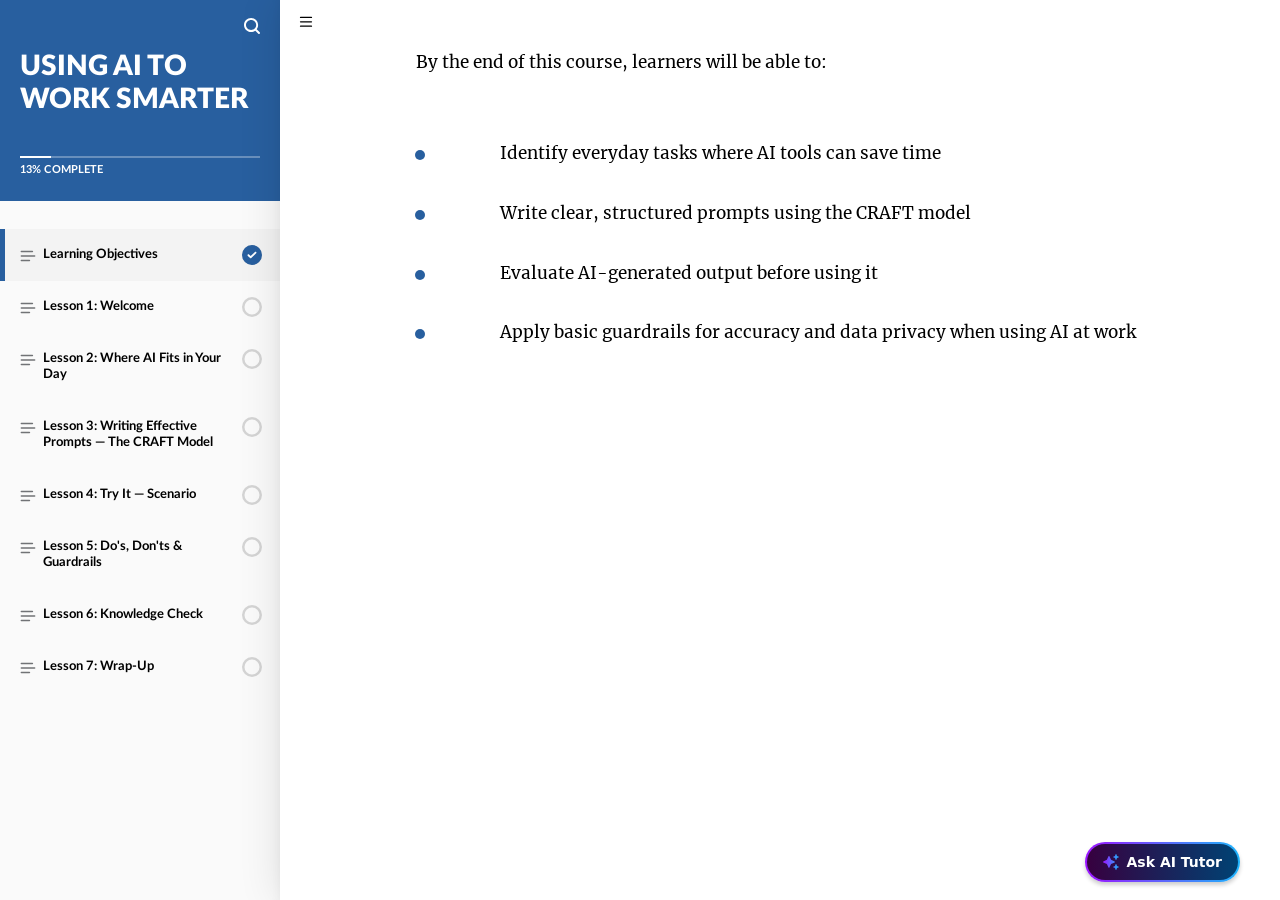
<file: using-ai-to-work-smarter/content/index.html>
<!doctype html>
<!-- 
course package version: 3uwLL5qP
rise_frontend sha: df2abf55fe4659b52f4cf7635ea834ea47a02859
ai_scenario sha: a8c7d7f5b1663f24d0ebc33135b202fd719b6c5d
learn_distribution_frontend sha: be6f840c1a09e2c6d7c7950dd72db652c849d0fe
mondrian sha: 81dd3b9ca0dfb1caf9a550dd789f1479bf3b1762
sandbox sha: 42753f3391b109fa3788c525c22880445ab48325
 -->
<html lang="en">
  <head>
    <meta charset="utf-8">
    <meta name="viewport" content="width=device-width,initial-scale=1">
    <title>USING AI TO WORK SMARTER</title>
    
    <script type="application/json" id="__CONFIG__">
      {"remoteManifest":{"ai_scenario":{".js":["ai-scenario/entry.js"]},"learn_distribution_frontend":{".js":["learn_dist/entry.js"]},"mondrian":{".js":["mondrian/entry.js"]}},"assetTargetPrefixes":{"media":"assets","font":"lib/fonts"},"loadOnlyInLms":false}
    </script>
    
    <script src="lib/dist/c7ae2a54.js"></script>
  </head>
  <body>
    <div id="app"></div>
    
      <script src="lib/rise/908f9d84.js"></script>
    
  </body>
</html>
</file>
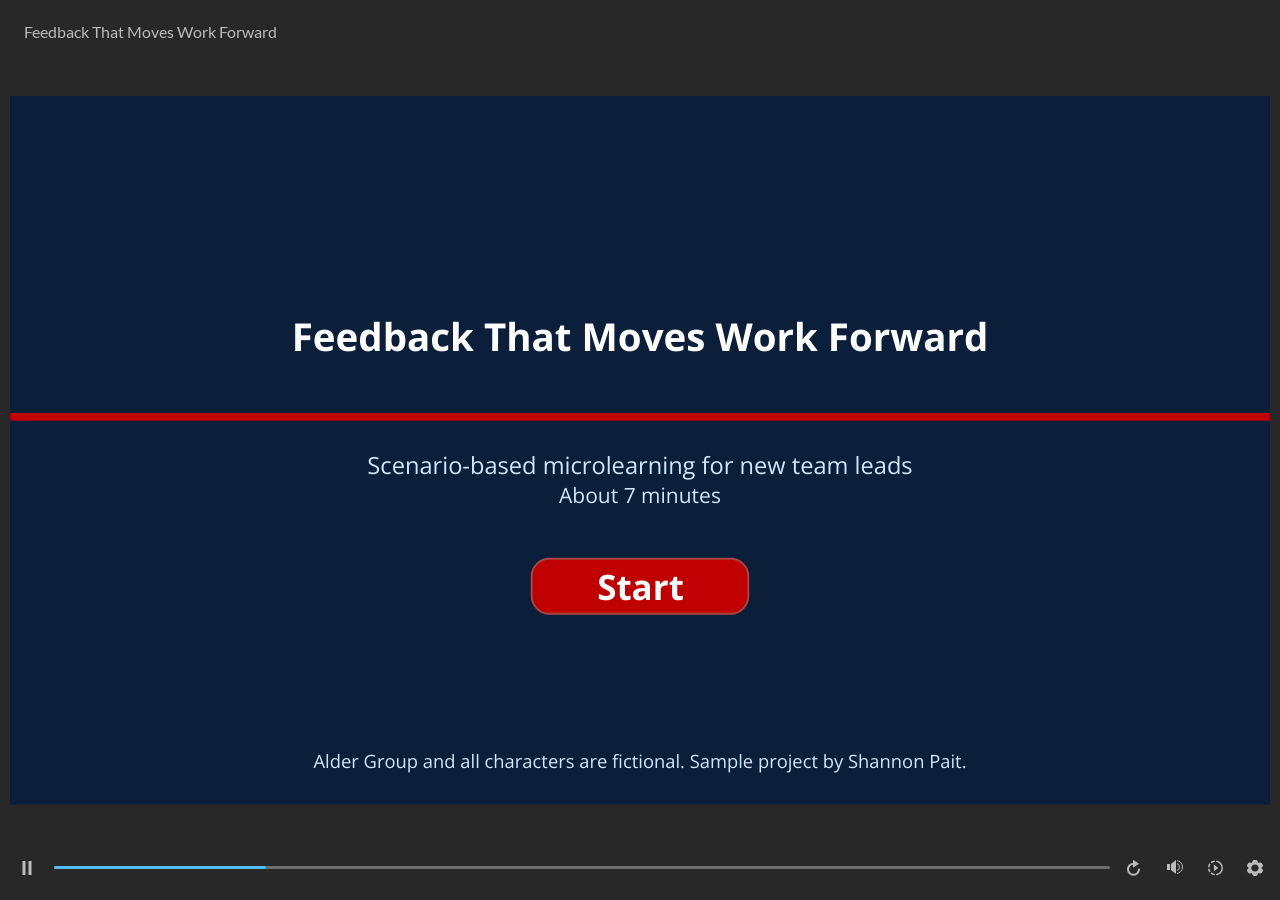
<file: Feedback That Moves Work Forward/story.html>
﻿<!doctype html>
<html lang="en-US">
<head>
  <meta charset="utf-8">
  <!-- Created using Storyline 360 x64 - http://www.articulate.com  -->
  <!-- version: 3.127.38181.0 -->
  <title>Feedback That Moves Work Forward</title>
  <meta http-equiv="x-ua-compatible" content="IE=edge"/>
  <meta name="viewport" content="width=device-width,initial-scale=1,user-scalable=no,shrink-to-fit=no,minimal-ui"/>
  <meta name="apple-mobile-web-app-capable" content="yes"/>
  <style>
    html, body { height: 100%; padding: 0; margin: 0 }
    #app { height: 100%; width: 100%; }
  </style>

  <script>
    window.DS = {};
    window.globals = {
      DATA_PATH_BASE: '',
      HAS_FRAME: true,
      HAS_SLIDE: true,

      lmsPresent: false,
      tinCanPresent: false,
      cmi5Present: false,
      aoSupport: false,
      scale: 'Scaled',
      captureRc: false,
      browserSize: 'optimal',
      bgColor: '#282828',
      features: 'DropInBase,EngagePromiseUpgrade,JsInteractions,Localization,LocalizationImage,PlayerMemoryEnhancements,SlideLevelScale,SlidePromiseUpgrade,StartupPromiseUpgrade',
      themeName: 'unified',
      preloaderColor: '#FFFFFF',
      suppressAnalytics: false,
      productChannel: 'stable',
      publishSource: 'storyline',
      aid: 'aid|29115dfe-c056-5c1d-8941-a7d7572d33da',
      cid: 'e828cba6-edb7-4aab-abb3-54c2677a0e8f',
      playerVersion: '3.127.38181.0',
      publishTimestamp: '2026-10-07T04:04:44.2694228Z',
      maxIosVideoElements: 10,
      connectionSettings: { message: 'You%20are%20offline.%20Trying%20to%20reconnect...', useDarkTheme: false, mode: 'disabled' },
      hasFeature: function(feature) {
        return this.features.split(',').includes(feature);
      },
      
      parseParams: function(qs) {
        if (window.globals.parsedParams != null) {
          return window.globals.parsedParams;
        }
        qs = (qs || window.location.search.substr(1)).split('+').join(' ');
        var params = {},
            tokens,
            re = /[?&]?([^=]+)=([^&]*)/g;

        while (tokens = re.exec(qs)) {
          params[decodeURIComponent(tokens[1]).trim()] =
            decodeURIComponent(tokens[2]).trim();
        }
        window.globals.parsedParams = params;
        return params;
      }

    };

    if (window.flagsUnderTest != null) {
      window.globals.features = window.flagsUnderTest.reduce((accum, feature) => {
        if (!accum.includes(feature)) {
          accum.push(feature);
        }
        return accum;
      }, window.globals.features.split(',')).join();
    }
  </script>
  <script>
    var isIe11 = ('ActiveXObject' in window || window.MSBlobBuilder != null)
      && window.msCrypto != null && !window.ActiveXObject;
    if (isIe11) {
      window.globals.unsupportedBrowser = true;
      document.write(atob('[base64]'));
    }
  </script>

  <script>
    if (window.globals.hasFeature('Localization')) {
      
      
    }
  </script>

  
  
  <script>window.THREE = { };</script>
  
</head>
<body style="background: #282828" class="cs-HTML theme-unified">
  <!-- 360 -->
  <script>!function(){var e,i=/iPhone/i,o=/iPod/i,n=/iPad/i,t=/\biOS-universal(?:.+)Mac\b/i,r=/\bAndroid(?:.+)Mobile\b/i,a=/Android/i,d=/(?:SD4930UR|\bSilk(?:.+)Mobile\b)/i,p=/Silk/i,l=/Windows Phone/i,u=/\bWindows(?:.+)ARM\b/i,b=/BlackBerry/i,s=/BB10/i,c=/Opera Mini/i,f=/\b(CriOS|Chrome)(?:.+)Mobile/i,h=/Mobile(?:.+)Firefox\b/i,v=function(e){return void 0!==e&&"MacIntel"===e.platform&&"number"==typeof e.maxTouchPoints&&e.maxTouchPoints>1&&"undefined"==typeof MSStream};e=function(e){var m={userAgent:"",platform:"",maxTouchPoints:0};e||"undefined"==typeof navigator?"string"==typeof e?m.userAgent=e:e&&e.userAgent&&(m={userAgent:e.userAgent,platform:e.platform,maxTouchPoints:e.maxTouchPoints||0}):m={userAgent:navigator.userAgent,platform:navigator.platform,maxTouchPoints:navigator.maxTouchPoints||0};var g=m.userAgent,y=g.split("[FBAN");void 0!==y[1]&&(g=y[0]),void 0!==(y=g.split("Twitter"))[1]&&(g=y[0]);var A=function(e){return function(i){return i.test(e)}}(g),w={apple:{phone:A(i)&&!A(l),ipod:A(o),tablet:!A(i)&&(A(n)||v(m))&&!A(l),universal:A(t),device:(A(i)||A(o)||A(n)||A(t)||v(m))&&!A(l)},amazon:{phone:A(d),tablet:!A(d)&&A(p),device:A(d)||A(p)},android:{phone:!A(l)&&A(d)||!A(l)&&A(r),tablet:!A(l)&&!A(d)&&!A(r)&&(A(p)||A(a)),device:!A(l)&&(A(d)||A(p)||A(r)||A(a))||A(/\bokhttp\b/i)},windows:{phone:A(l),tablet:A(u),device:A(l)||A(u)},other:{blackberry:A(b),blackberry10:A(s),opera:A(c),firefox:A(h),chrome:A(f),device:A(b)||A(s)||A(c)||A(h)||A(f)},any:!1,phone:!1,tablet:!1};return w.any=w.apple.device||w.android.device||w.windows.device||w.other.device,w.phone=w.apple.phone||w.android.phone||w.windows.phone,w.tablet=w.apple.tablet||w.android.tablet||w.windows.tablet,w}(),"object"==typeof exports&&"undefined"!=typeof module?module.exports=e:"function"==typeof define&&define.amd?define((function(){return e})):this.isMobile=e}();
    window.isMobile.apple.tablet = window.isMobile.apple.tablet ||
      (navigator.platform === 'MacIntel' && navigator.maxTouchPoints > 1);
    window.isMobile.apple.device = window.isMobile.apple.device || window.isMobile.apple.tablet;
    window.isMobile.tablet = window.isMobile.tablet || window.isMobile.apple.tablet;
    window.isMobile.any = window.isMobile.any || window.isMobile.apple.tablet;
  </script>

  <div id="focus-sink" tabindex="-1"></div>

  <div id="preso"></div>
  <script>
    (function() {

      var classTypes = [ 'desktop', 'mobile', 'phone', 'tablet' ];

      var addDeviceClasses = function(prefix, testObj) {
        var curr, i;
        for (i = 0; i < classTypes.length; i++) {
          curr = classTypes[i];
          if (testObj[curr]) {
            document.body.classList.add(prefix + curr);
          }
        }
      };

      var params = window.globals.parseParams(),
          isDevicePreview = params.devicepreview === '1',
          isPhoneOverride = params.deviceType === 'phone' || (isDevicePreview && params.phone == '1'),
          isTabletOverride = (params.deviceType === 'tablet' || isDevicePreview) && !isPhoneOverride,
          isMobileOverride = isPhoneOverride || isTabletOverride;

      var deviceView = {
        desktop: !window.isMobile.any && !isMobileOverride,
        mobile: window.isMobile.any || isMobileOverride,
        phone: isPhoneOverride || (window.isMobile.phone && !isTabletOverride),
        tablet: isTabletOverride || window.isMobile.tablet
      };

      window.globals.deviceView = deviceView;
      window.isMobile.desktop = !window.isMobile.any;
      window.isMobile.mobile = window.isMobile.any;

      addDeviceClasses('view-', deviceView);

    })();
  </script>
  
  <script src='story_content/triggers.js' type=text/javascript></script>
<script src='story_content/user.js' type=text/javascript></script>
  <div class="slide-loader"></div>

  <script>
    var doc = document, loader = doc.body.querySelector('.slide-loader'); [ 1, 2, 3 ].forEach(function(n) { var d = doc.createElement('div'); d.style.backgroundColor = window.globals.preloaderColor; d.classList.add('mobile-loader-dot'); d.classList.add('dot' + n); loader.appendChild(d); });
  </script>

  <div class="mobile-load-title-overlay" style="display: none">
    <div class="mobile-load-title">Feedback That Moves Work Forward</div>
  </div>

  <div class="mobile-chrome-warning"></div>

  
<style>
  .warn-connection-dialog {
    display: none;
    background: transparent;
    pointer-events: all;
    position: fixed;
    left: 0;
    top: 0;
    width: 100%;
    height: 100%;
    z-index: 999;
  }

  .warn-connection-content {
    pointer-events: all;
    border-radius: 4px;
    background: white;
    border: 1px solid #E7E7E7;
    color: #333333;
    box-shadow: 0 2px 4px rgba(0, 0, 0, 0.25);
    transition: all 150ms ease-out;
    position: absolute;
    white-space: nowrap;
  }

  .view-phone.is-landscape .warn-connection-content {
    left: 23px;
    bottom: 23px;
  }

  .view-tablet.is-landscape .warn-connection-content {
    left: 50%;
    top: 20px;
    transform: translateX(-50%);
  }

  .view-mobile.is-portrait .warn-connection-content {
    transform: translate(-50%, calc(-100% - 15px));
  }

  .warn-connection-content p {
    display: inline-block;
    margin: 0 8px 0 0;
    line-height: 33px;
    font-size: 11px;
  }

  .warn-connection-content svg {
    position: relative;
    vertical-align: middle;
    margin: 0 2px 2px 8px;
  }

  .view-desktop .warn-connection-content {
    left: 1.5em;
    bottom: 1.5em;
  }

  .view-desktop .warn-connection-content p {
    font-size: 1.1em;
  }

  .is-offline .warn-connection-dialog {
    display: block;
  }

  .is-offline .cs-panel * {
    pointer-events: none !important;
  }

  .is-offline .cs-panel {
    pointer-events: all !important;
  }

  .is-offline #nav-controls * {
    pointer-events: none !important;
  }

  .is-offline #nav-controls {
    pointer-events: all !important;
  }
</style>

<div class="warn-connection-dialog" role="alertdialog" aria-modal="true" tabindex="0" aria-labelledby="warn-connection-message">
  <div class="warn-connection-content">
    <svg width="17" height="15" viewBox="0 0 17 15" xmlns="http://www.w3.org/2000/svg">
      <path fill="#8F0000" stroke="white" d="M16.07,12.98 L15.88,12.23 L9.51,1.21 C8.97,0.26,7.6,0.26,7.06,1.21 L0.69,12.23 C0.15,13.16,0.81,14.36,1.91,14.36 H14.65 C15.47,14.36,16.05,13.7,16.07,12.98 Z"/>
      <path fill="white" stroke="white" d="M8.58,5.5 C8.35,5.28,8.5,5.35,8.21,5.32 C8.09,5.35,7.97,5.49,7.96,5.67 C7.97,5.79,7.98,5.92,7.98,6.04 L7.98,6.04 C7.99,6.17,8,6.31,8.01,6.43 L8.01,6.44 C8.03,6.92,8.06,7.41,8.09,7.9 L8.09,7.9 C8.12,8.39,8.14,8.88,8.17,9.37 C8.17,9.39,8.18,9.42,8.2,9.44 C8.23,9.46,8.25,9.47,8.28,9.47 C8.31,9.47,8.34,9.46,8.35,9.44 C8.37,9.43,8.38,9.4,8.39,9.35 L8.39,9.34 C8.39,9.24,8.4,9.15,8.4,9.05 L8.4,9.05 C8.41,8.96,8.41,8.86,8.42,8.75 C8.43,8.44,8.45,8.12,8.47,7.81 L8.47,7.81 C8.49,7.49,8.51,7.18,8.53,6.87 C8.55,6.46,8.56,6.05,8.59,5.64 L8.6,5.62 C8.6,5.57,8.59,5.53,8.58,5.5 L8.21,5.32 Z"/>
      <circle fill="white" stroke="white" cx="8.3" cy="11.35" r="0.3"/>
    </svg>
    <p id="warn-connection-message">You are offline. Trying to reconnect...</p>
  </div>
</div>

<script>
  (function() {
    window.DS.connection = {
      warningShown: false,
      assets: {},
      loadingAssetGroup: false,
      retryDelay: 500
    };

    var connectionSettings = window.globals.connectionSettings || {};

    var useConnectionMessages = window.AbortController != null &&
      window.location.protocol != 'file:' &&
      connectionSettings.mode === 'normal';

    window.DS.connection.useConnectionMessages = useConnectionMessages;

    var assetCount = 0;
    var checkLoadedId;


    if (useConnectionMessages && connectionSettings != null) {
      var contentEl = document.querySelector('.warn-connection-content');
      var messageEl = contentEl.querySelector('p');

      if (connectionSettings.useDarkTheme) {
        contentEl.style.borderColor = '#BABBBA';
        contentEl.style.backgroundColor = '#282828';
        contentEl.style.color = '#FFFFFF';
      }

      if (connectionSettings.message != null) {
        messageEl.textContent = window.decodeURIComponent(connectionSettings.message);
      }
    }

    function checkAssetsReady() {
      for (var i in DS.connection.assets) {
        if (!DS.connection.assets[i].success) {
          return false;
        }
      }
      return true;
    }

    function stopAssetGroup() {
      if (!useConnectionMessages) { return; }

      assetCount = 0;

      DS.connection.oldAssetGroup = DS.connection.assets;
      DS.connection.assets = {};
      DS.connection.loadingAssetGroup = false;
      clearInterval(checkLoadedId);
    }

    function startAssetGroup() {
      if (!useConnectionMessages) { return; }
      var ticks = 0;
      clearInterval(checkLoadedId);
      checkLoadedId = setInterval(function() {
        var loaded = 0;
        if (assetCount === 0 && loaded === 0) {
          clearInterval(checkLoadedId);
          return;
        }

        for (var i in DS.connection.assets) {
          if (DS.connection.assets[i].success) {
            loaded++;
          }
        }

        if (assetCount === loaded && checkAssetsReady()) {
          for (var i in DS.connection.assets) {
            if (DS.connection.assets[i].action) {
              DS.connection.assets[i].action();
            }
          }
          hideWarning();
          stopAssetGroup();
        }
      }, 100)
    }

    function requiredAsset(url, action, retry, type) {
      if (!useConnectionMessages) { return; }
      if (DS.connection.assets[url]) { return; }

      DS.connection.assets[url] = {
        success: false, action: action, retry: retry, type: type
      };
      assetCount = Object.keys(DS.connection.assets).length;
      if (!DS.connection.loadingAssetGroup) {
        startAssetGroup();
      }
      DS.connection.loadingAssetGroup = true;
    }

    function assetLoaded(url) {
      if (!useConnectionMessages) { return; }
      if (DS.connection.assets[url]) {
        DS.connection.assets[url].success = true;
      }
    }

    function assetFailed(url) {
      if (!useConnectionMessages) { return; }
      if (!DS.connection.assets[url]) {
        if (/\.js$/.test(url) && url.indexOf('transcripts') === -1) {
          setTimeout(function() {
            if (DS.connection.lastSlideLoaded != null) {
              DS.connection.lastSlideLoaded();
            }
          }, DS.connection.retryDelay);
        }
        return;
      }
      if (!DS.connection.warningShown) { showWarning(); }
      if (DS.connection.assets[url].retry) {
        setTimeout(function() {
          if (!DS.connection.assets[url].success) {
            DS.connection.assets[url].retry()
          }
        }, DS.connection.retryDelay);
      }
    }

    function hideWarning() {
      document.body.classList.remove('is-offline');
      DS.connection.warningShown = false;
      enableKeys();
    }
    DS.connection.hideWarning = hideWarning

    function showWarning(btn) {
      document.body.classList.add('is-offline')
      DS.connection.warningShown = true;
      updateWarningPosition();
      disableKeys();
    }

    function updateWarningPosition() {
      if (!DS.connection.warningShown) {
        return;
      }

      var isPortrait = document.body.classList.contains('is-portrait');
      var isMobile = document.body.classList.contains('view-mobile');
      var warningEl = document.querySelector('.warn-connection-content');

      if (isPortrait && isMobile) {
        var slide = document.querySelector('.primary-slide');
        var slideRect = slide != null
          ? slide.getBoundingClientRect()
          : { top: window.innerHeight, left: 0, width: window.innerWidth };

        warningEl.style.top = `${slideRect.top}px`
        warningEl.style.left = `${slideRect.left + slideRect.width / 2}px`
      } else {
        warningEl.style.top = null;
        warningEl.style.left = null;
      }

      window.requestAnimationFrame(updateWarningPosition);
    }

    function onDisableKeyDown(e) {
      e.preventDefault();
      e.stopImmediatePropagation();
    }

    function onDisableKeyUp(e) {
      e.preventDefault();
      e.stopImmediatePropagation();
    }

    var accStyle = document.createElement('style');
    var warnDialogEl = document.querySelector('.warn-connection-dialog');

    function disableKeys() {
      if (DS.views && DS.views.nsStack && DS.views.nsStack.length === 1) {
        DS.views.nsStack[0].tabReachable = false
        DS.views.nsStack[0].updateTabIndex(true);
      }

      accStyle.innerHTML = '.acc-shadow-dom { display: none; }';
      document.body.appendChild(accStyle);

      warnDialogEl.parentNode.append(warnDialogEl);
      warnDialogEl.focus();
    }

    function enableKeys() {
      accStyle.remove();
      if (DS.views && DS.views.nsStack && DS.views.nsStack.length === 1 && DS.views.nsStack[0].name === '_frame') {
        DS.views.nsStack[0].tabReachable = true;
        DS.views.nsStack[0].updateTabIndex();
      }
    }

    // these will all be noops if the feature flag isn't set in
    // the data and `window.globals.features`
    DS.connection.requiredAsset = requiredAsset;
    DS.connection.assetLoaded = assetLoaded;
    DS.connection.assetFailed = assetFailed;
    DS.connection.stopAssetGroup = stopAssetGroup;
    DS.connection.startAssetGroup = startAssetGroup;
  })();
</script>


  <script>
    
    if (window.autoSpider && window.vInterfaceObject) {
      document.querySelector('.mobile-load-title-overlay').style.display = 'none';
    }
  </script>

  

  <link rel="stylesheet" href="html5/data/css/output.min.css" data-noprefix/>
</body>
<script src="html5/lib/scripts/bootstrapper.min.js"></script>
</html>
</file>
